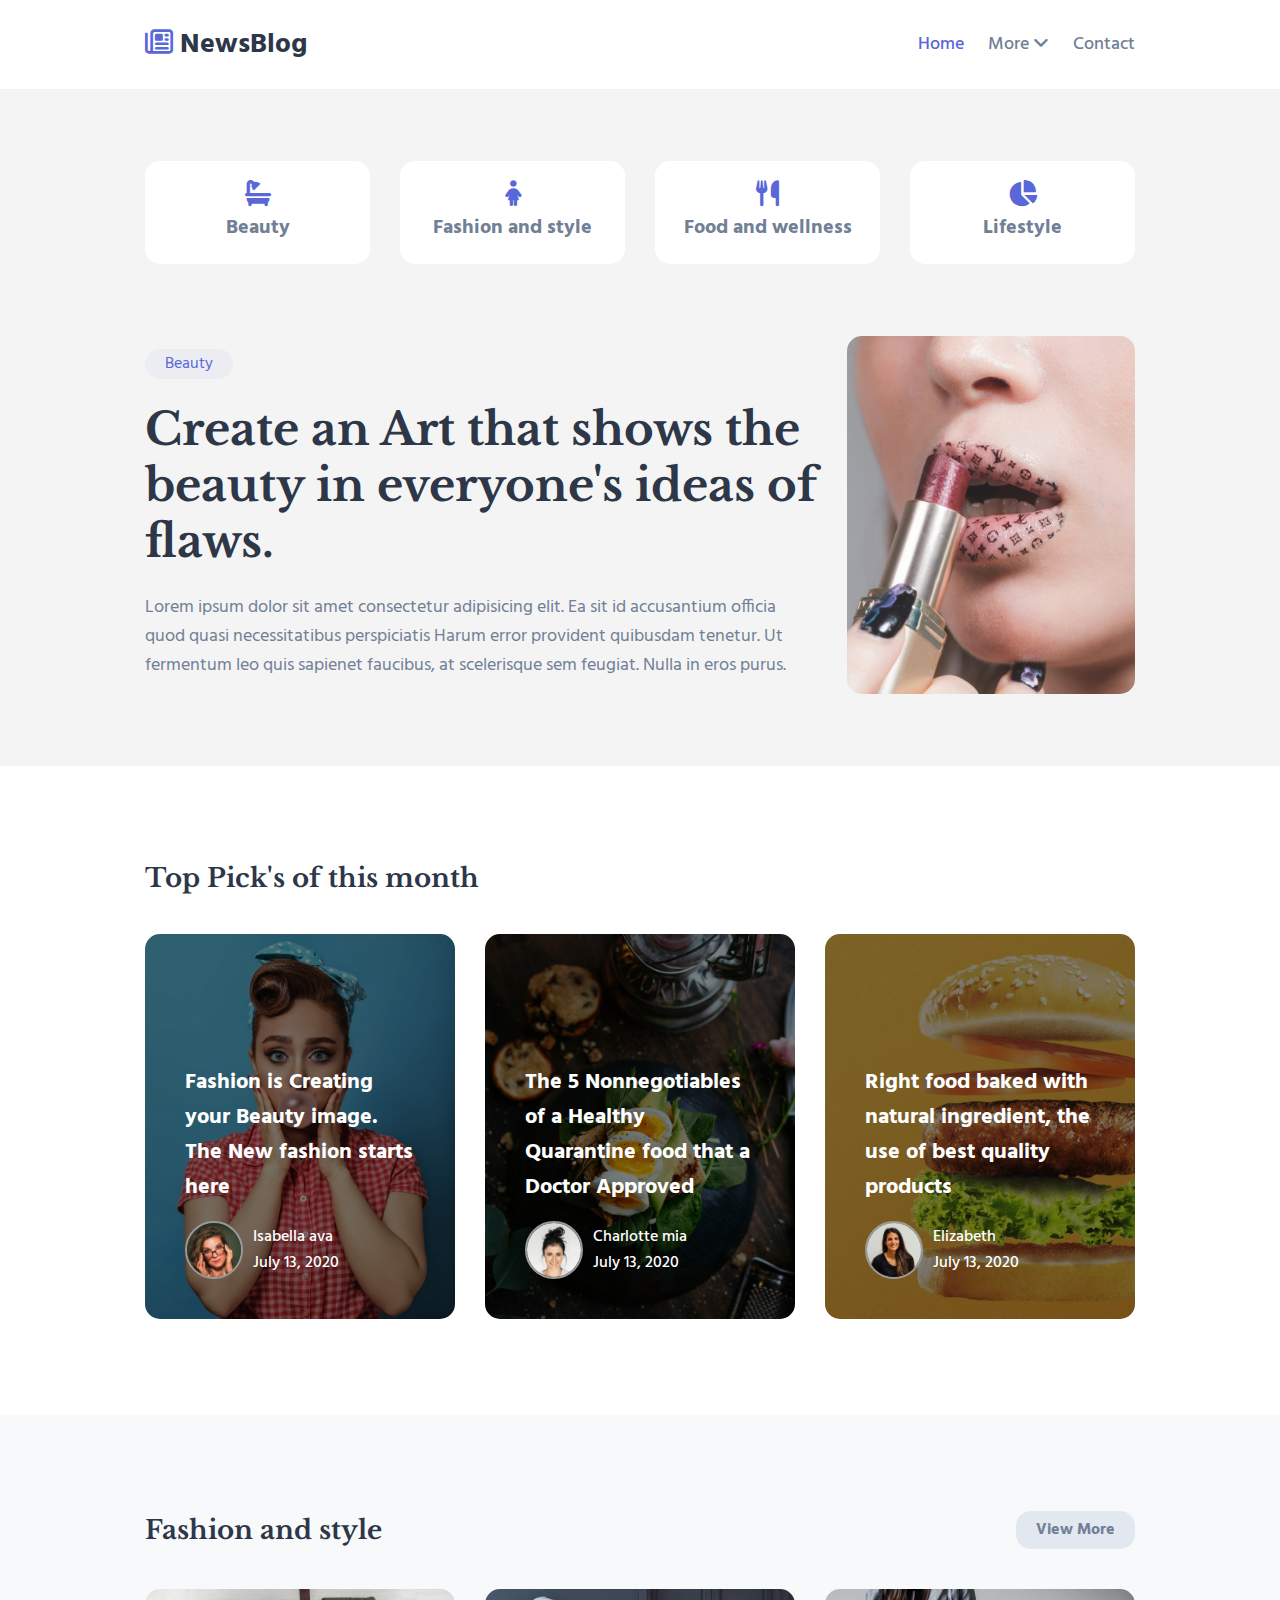
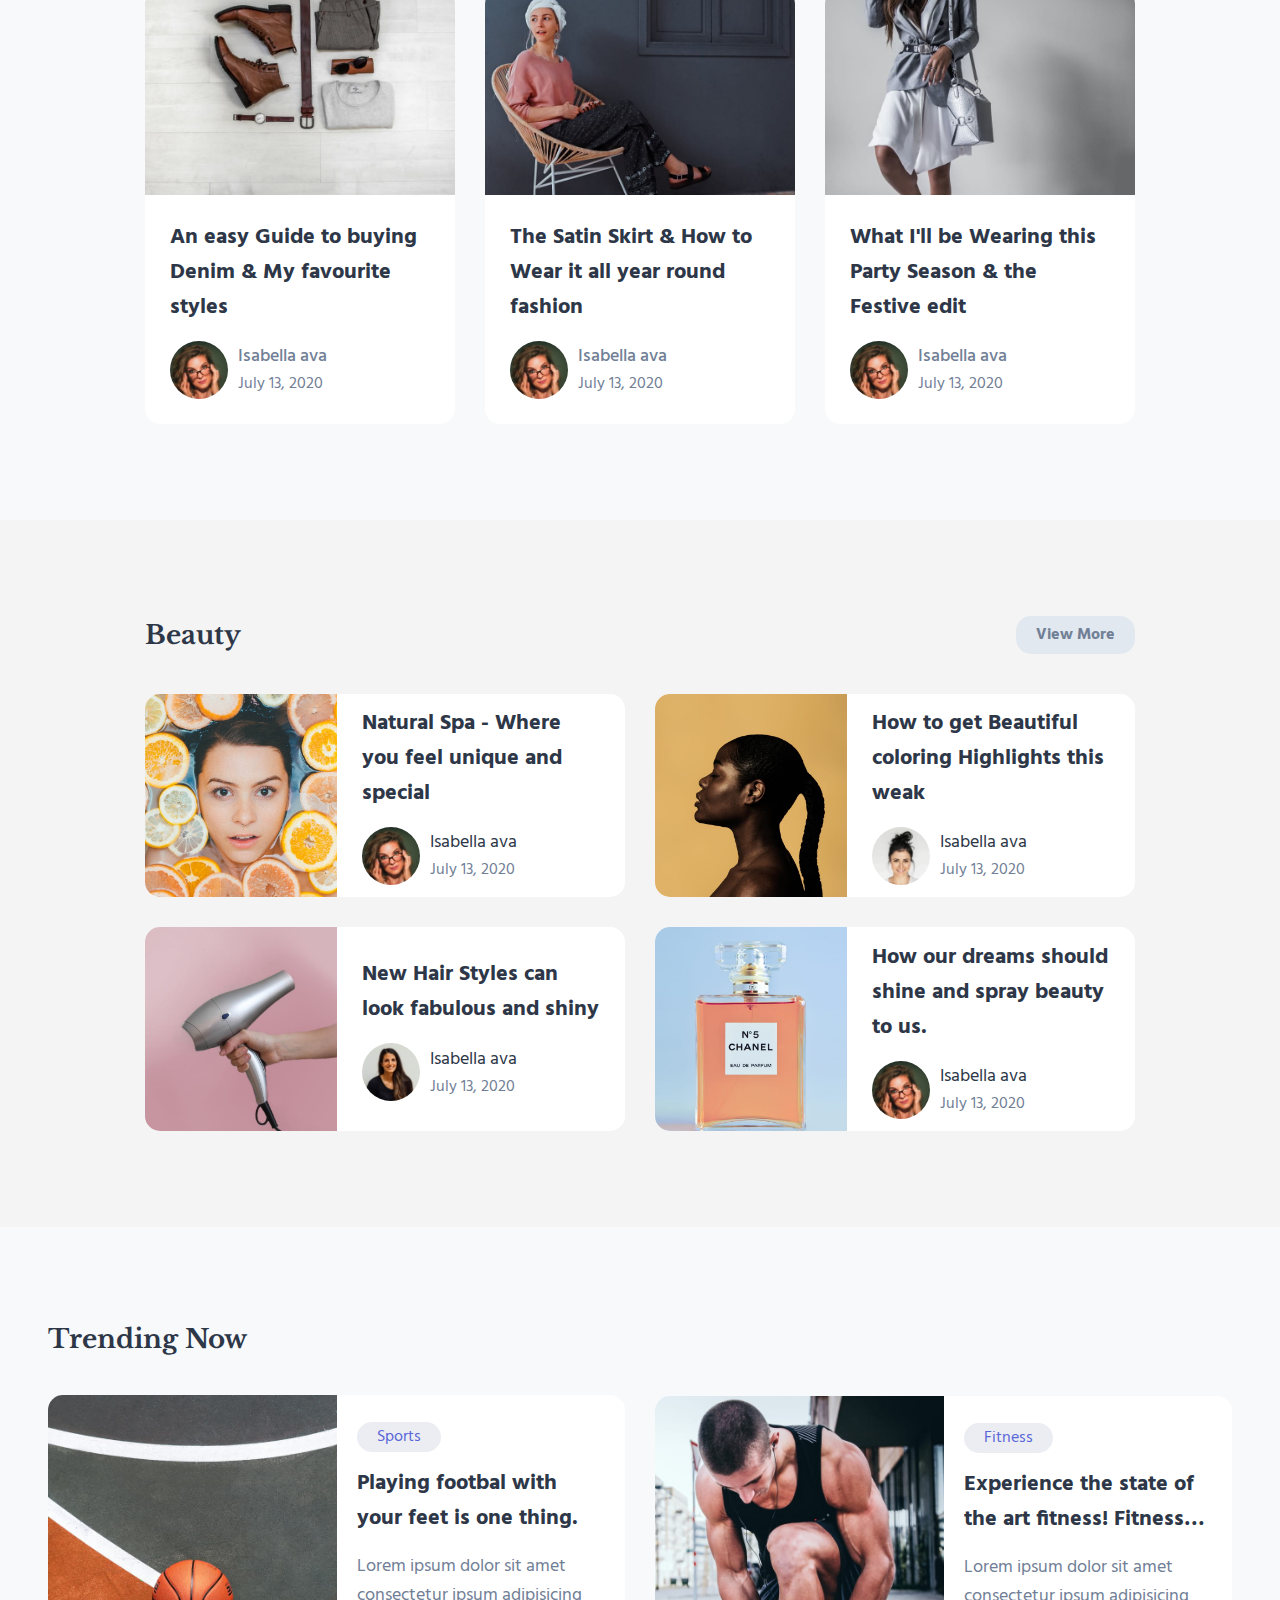
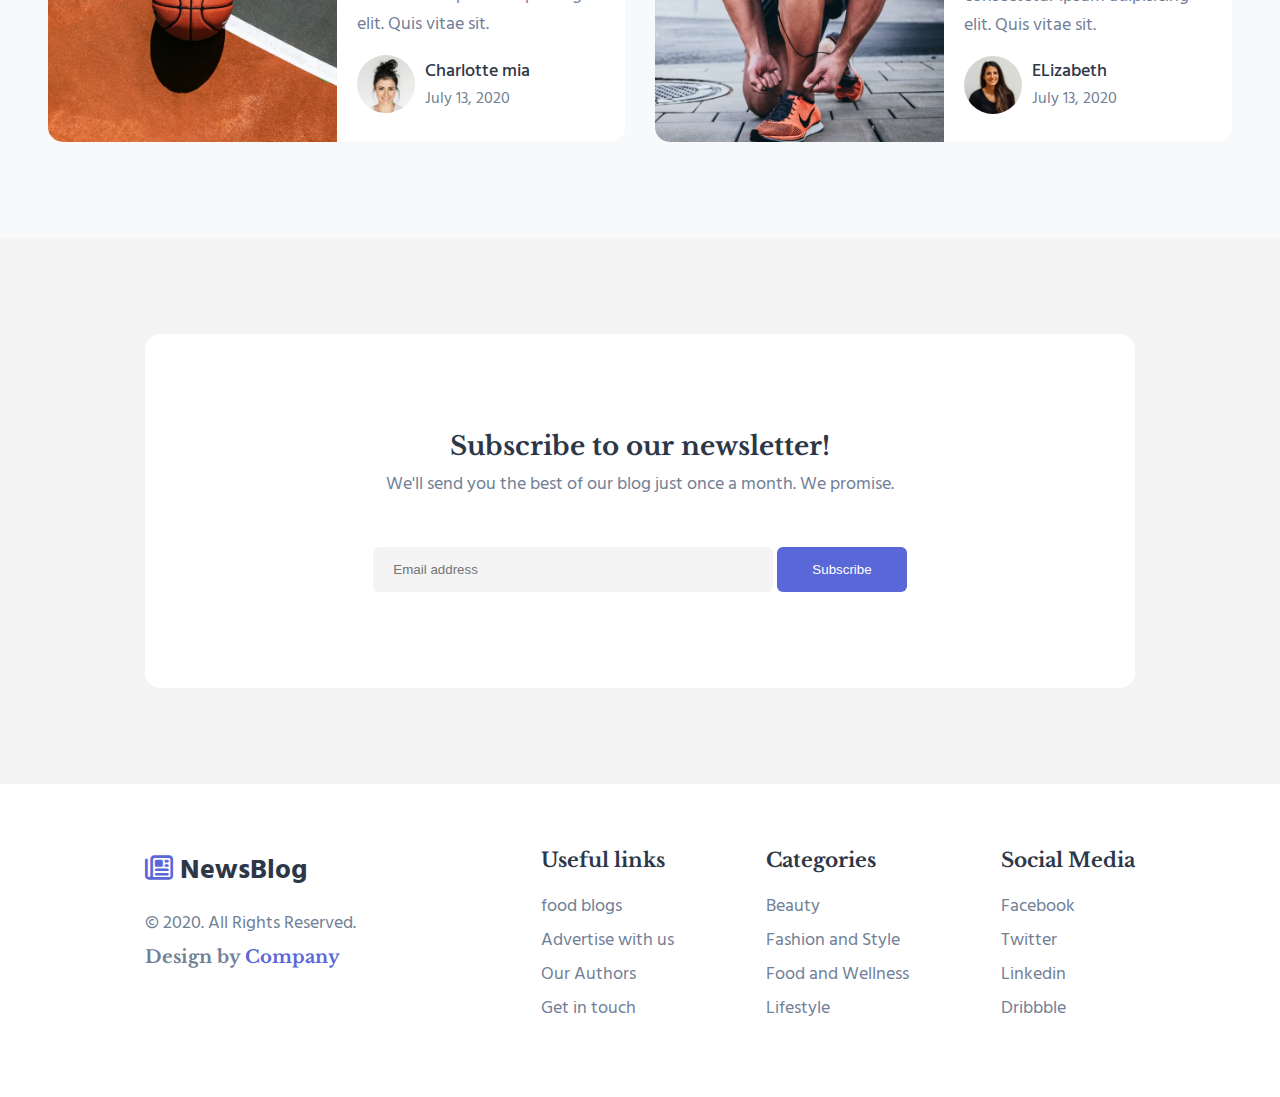
<file: index.html>
<!DOCTYPE html>
<html lang="en">

<head>
    <meta charset="UTF-8" />
    <meta name="viewport" content="width=device-width, initial-scale=1.0" />
    <title>Document</title>

    <link rel="stylesheet" href="https://cdnjs.cloudflare.com/ajax/libs/font-awesome/6.5.2/css/all.min.css" />
    <link rel="preconnect" href="https://fonts.googleapis.com" />
    <link rel="preconnect" href="https://fonts.gstatic.com" crossorigin />
    <link
      href="https://fonts.googleapis.com/css2?family=Hind:wght@300;400;500;600&family=Libre+Baskerville:wght@400;700&display=swap"
      rel="stylesheet"
    />
    <link rel="stylesheet" href="./css/all.min.css">
</head>

<body>
    <!-- Phần Header -->
    <header>
        <div class="container">
            <nav class="navigation-bar">
                <a href="#" class="main-logo">
                    <i class="fa-regular fa-newspaper logo-icon"></i>
                    NewsBlog
                </a>
                <ul class="main-menu">
                    <li class="menu-item active">
                        <a href="#" class="menu-link">Home</a>
                    </li>
                    <li class="menu-item">
                        <a href="#" class="menu-link">
                            More
                            <i class="fa-solid fa-angle-down"></i>
                        </a>
                    </li>
                    <li class="menu-item">
                        <a href="#" class="menu-link">Contact</a>
                    </li>
                </ul>
            </nav>
        </div>
    </header>
    <section id="featured-categories">
        <div class="container">
            <div class="featured-categories-wrapper">
                <div class="featured-category-item">
                    <a href="#" class="featured-category-content">
                        <i class="fa-solid fa-bath featured-category-icon"></i>
                        <h4 class="featured-category-name">Beauty</h4>
                    </a>
                </div>
                <div class="featured-category-item">
                    <a href="#" class="featured-category-content">
                        <i class="fa-solid fa-child-dress featured-category-icon"></i>
                        <h4 class="featured-category-name">Fashion and style</h4>
                    </a>
                </div>
                <div class="featured-category-item">
                    <a href="#" class="featured-category-content">
                        <i class="fa-solid fa-cutlery featured-category-icon"></i>
                        <h4 class="featured-category-name">Food and wellness</h4>
                    </a>
                </div>
                <div class="featured-category-item">
                    <a href="#" class="featured-category-content">
                        <i class="fa-solid fa-pie-chart featured-category-icon"></i>
                        <h4 class="featured-category-name">Lifestyle</h4>
                    </a>
                </div>
            </div>
        </div>
    </section>
    <!-- Phần Bài viết tiêu điểm -->
    <section id="hero-article">
        <div class="container">
            <div class="hero-article-wrapper">
                <div class="hero-article-info">
                    <div class="hero-article-info-content">
                        <a href="#" class="category-label">Beauty</a>
                        <h1 class="hero-article-title">Create an Art that shows the beauty in everyone's ideas of flaws.
                        </h1>
                        <p class="hero-article-description">
                            Lorem ipsum dolor sit amet consectetur adipisicing elit. Ea sit id accusantium officia quod
                            quasi
                            necessitatibus perspiciatis Harum error provident quibusdam tenetur. Ut fermentum leo quis
                            sapienet
                            faucibus, at scelerisque sem feugiat. Nulla in eros purus.
                        </p>
                    </div>
                </div>
                <div class="hero-article-image">
                    <img src="./images/beauty.jpg" class="hero-article-thumb" alt="hero article thumb" />
                </div>
            </div>
        </div>
    </section>
    <!-- Phần bài viết nổi bật trong tháng -->
    <section id="top-pick-article">
        <div class="container">
            <h2 class="top-pick-article-heading">Top Pick's of this month</h2>
            <div class="top-pick-article-wrapper">
                <article class="top-pick-article-item">
                    <div class="top-pick-article-content">
                        <img src="images/pic1.jpg" alt="article thumb" class="top-pick-article-thumb" />
                        <div class="top-pick-article-info">
                            <h3 class="top-pick-article-title">
                                <a href="#" class="top-pick-article-link">Fashion is Creating your Beauty image. The New
                                    fashion starts here
                                </a>
                            </h3>
                            <div class="top-pick-article-meta">
                                <img src="./images/a1.jpg" alt="" class="top-pick-article-author-avatar" />
                                <div>
                                    <p class="top-pick-article-author-name">Isabella ava</p>
                                    <span class="top-pick-article-date">July 13, 2020</span>
                                </div>
                            </div>
                        </div>
                    </div>
                </article>
                <article class="top-pick-article-item">
                    <div class="top-pick-article-content">
                        <img src="images/pic2.jpg" alt="article thumb" class="top-pick-article-thumb" />
                        <div class="top-pick-article-info">
                            <h3 class="top-pick-article-title">
                                <a href="#" class="top-pick-article-link">
                                    The 5 Nonnegotiables of a Healthy Quarantine food that a Doctor Approved
                                </a>
                            </h3>
                            <div class="top-pick-article-meta">
                                <img src="./images/a2.jpg" alt="" class="top-pick-article-author-avatar" />
                                <div>
                                    <p class="top-pick-article-author-name">Charlotte mia</p>
                                    <span class="top-pick-article-date">July 13, 2020</span>
                                </div>
                            </div>
                        </div>
                    </div>
                </article>
                <article class="top-pick-article-item">
                    <div class="top-pick-article-content">
                        <img src="images/pic3.jpg" alt="article thumb" class="top-pick-article-thumb" />
                        <div class="top-pick-article-info">
                            <h3 class="top-pick-article-title">
                                <a href="#" class="top-pick-article-link">
                                    Right food baked with natural ingredient, the use of best quality products
                                </a>
                            </h3>
                            <div class="top-pick-article-meta">
                                <img src="./images/a3.jpg" alt="" class="top-pick-article-author-avatar" />
                                <div>
                                    <p class="top-pick-article-author-name">Elizabeth</p>
                                    <span class="top-pick-article-date">July 13, 2020</span>
                                </div>
                            </div>
                        </div>
                    </div>
                </article>
            </div>
        </div>
    </section>

    <!-- Phần bài viết thuộc danh mục Fashion and style -->
    <section id="fashion-style-article">
        <div class="container">
            <h2 class="fashion-style-article-heading">
                <span>Fashion and style</span>
                <a href="#" class="btn-view-more">View More</a>
            </h2>
            <div class="fashion-style-article-wrapper">
                <article class="fashion-style-article-item">
                    <div class="fashion-style-article-content">
                        <img src="images/fashion1.jpg" alt="article thumb" class="fashion-style-article-thumb" />
                        <div class="fashion-style-article-info">
                            <h3 class="fashion-style-article-title">
                                <a href="#" class="fashion-style-article-link">
                                    An easy Guide to buying Denim & My favourite styles
                                </a>
                            </h3>
                            <div class="fashion-style-article-meta">
                                <img src="./images/a1.jpg" alt="" class="fashion-style-article-author-avatar" />
                                <div>
                                    <p class="fashion-style-article-author-name">Isabella ava</p>
                                    <span class="fashion-style-article-date">July 13, 2020</span>
                                </div>
                            </div>
                        </div>
                    </div>
                </article>
                <article class="fashion-style-article-item">
                    <div class="fashion-style-article-content">
                        <img src="images/fashion2.jpg" alt="article thumb" class="fashion-style-article-thumb" />
                        <div class="fashion-style-article-info">
                            <h3 class="fashion-style-article-title">
                                <a href="#" class="fashion-style-article-link">
                                    The Satin Skirt & How to Wear it all year round fashion
                                </a>
                            </h3>
                            <div class="fashion-style-article-meta">
                                <img src="./images/a1.jpg" alt="" class="fashion-style-article-author-avatar" />
                                <div>
                                    <p class="fashion-style-article-author-name">Isabella ava</p>
                                    <span class="fashion-style-article-date">July 13, 2020</span>
                                </div>
                            </div>
                        </div>
                    </div>
                </article>
                <article class="fashion-style-article-item">
                    <div class="fashion-style-article-content">
                        <img src="images/fashion3.jpg" alt="article thumb" class="fashion-style-article-thumb" />
                        <div class="fashion-style-article-info">
                            <h3 class="fashion-style-article-title">
                                <a href="#" class="fashion-style-article-link">
                                    What I'll be Wearing this Party Season & the Festive edit
                                </a>
                            </h3>
                            <div class="fashion-style-article-meta">
                                <img src="./images/a1.jpg" alt="" class="fashion-style-article-author-avatar" />
                                <div>
                                    <p class="fashion-style-article-author-name">Isabella ava</p>
                                    <span class="fashion-style-article-date">July 13, 2020</span>
                                </div>
                            </div>
                        </div>
                    </div>
                </article>
            </div>
        </div>
    </section>

    <section id="beauty-article">
        <div class="container">
            <h2 class="beauty-article-heading">
                <span>Beauty</span>
                <a href="#" class="btn-view-more">View More</a>
            </h2>
            <div class="beauty-article-wrapper">
                <article class="beauty-article-item">
                    <div class="beauty-article-content">
                        <img src="images/beauty1.jpg" alt="article thumb" class="beauty-article-thumb" />
                        <div class="beauty-article-info">
                            <h3 class="beauty-article-title">
                                <a href="#" class="beauty-article-link">
                                    Natural Spa - Where you feel unique and special
                                </a>
                            </h3>
                            <div class="beauty-article-meta">
                                <img src="./images/a1.jpg" alt="" class="beauty-article-author-avatar" />
                                <div>
                                    <p class="beauty-article-author-name">Isabella ava</p>
                                    <span class="beauty-article-date">July 13, 2020</span>
                                </div>
                            </div>
                        </div>
                    </div>
                </article>
                <article class="beauty-article-item">
                    <div class="beauty-article-content">
                        <img src="images/beauty2.jpg" alt="article thumb" class="beauty-article-thumb" />
                        <div class="beauty-article-info">
                            <h3 class="beauty-article-title">
                                <a href="#" class="beauty-article-link">
                                    How to get Beautiful coloring Highlights this weak
                                </a>
                            </h3>
                            <div class="beauty-article-meta">
                                <img src="./images/a2.jpg" alt="" class="beauty-article-author-avatar" />
                                <div>
                                    <p class="beauty-article-author-name">Isabella ava</p>
                                    <span class="beauty-article-date">July 13, 2020</span>
                                </div>
                            </div>
                        </div>
                    </div>
                </article>
                <article class="beauty-article-item">
                    <div class="beauty-article-content">
                        <img src="images/beauty3.jpg" alt="article thumb" class="beauty-article-thumb" />
                        <div class="beauty-article-info">
                            <h3 class="beauty-article-title">
                                <a href="#" class="beauty-article-link">
                                    New Hair Styles can look fabulous and shiny
                                </a>
                            </h3>
                            <div class="beauty-article-meta">
                                <img src="./images/a3.jpg" alt="" class="beauty-article-author-avatar" />
                                <div>
                                    <p class="beauty-article-author-name">Isabella ava</p>
                                    <span class="beauty-article-date">July 13, 2020</span>
                                </div>
                            </div>
                        </div>
                    </div>
                </article>
                <article class="beauty-article-item">
                    <div class="beauty-article-content">
                        <img src="images/beauty4.jpg" alt="article thumb" class="beauty-article-thumb" />
                        <div class="beauty-article-info">
                            <h3 class="beauty-article-title">
                                <a href="#" class="beauty-article-link">
                                    How our dreams should shine and spray beauty to us.
                                </a>
                            </h3>
                            <div class="beauty-article-meta">
                                <img src="./images/a1.jpg" alt="" class="beauty-article-author-avatar" />
                                <div>
                                    <p class="beauty-article-author-name">Isabella ava</p>
                                    <span class="beauty-article-date">July 13, 2020</span>
                                </div>
                            </div>
                        </div>
                    </div>
                </article>
            </div>
        </div>
    </section>

    <!-- Phần bài viết Trending (Xu hướng) -->
    <section id="trending-article">
        <div class="container-fluid">
            <h2 class="trending-article-heading">Trending Now</h2>
            <div class="trending-article-wrapper">
                <article class="trending-article-item">
                    <div class="trending-article-content">
                        <img src="images/trending1.jpg" alt="article thumb" class="trending-article-thumb" />
                        <div class="trending-article-info">
                            <a href="#" class="category-label">Sports</a>
                            <h3 class="trending-article-title">
                                <a href="#" class="trending-article-link">Playing footbal with your feet is one
                                    thing.</a>
                            </h3>
                            <p class="trending-article-description">
                                Lorem ipsum dolor sit amet consectetur ipsum adipisicing elit. Quis vitae sit.
                            </p>
                            <div class="trending-article-meta">
                                <img src="./images/a2.jpg" alt="" class="trending-article-author-avatar" />
                                <div>
                                    <p class="trending-article-author-name">Charlotte mia</p>
                                    <span class="trending-article-date">July 13, 2020</span>
                                </div>
                            </div>
                        </div>
                    </div>
                </article>
                <article class="trending-article-item">
                    <div class="trending-article-content">
                        <img src="images/trending2.jpg" alt="article thumb" class="trending-article-thumb" />
                        <div class="trending-article-info">
                            <a href="#" class="category-label">Fitness</a>
                            <h3 class="trending-article-title">
                                <a href="#" class="trending-article-link">
                                    Experience the state of the art fitness! Fitness on Track
                                </a>
                            </h3>
                            <p class="trending-article-description">
                                Lorem ipsum dolor sit amet consectetur ipsum adipisicing elit. Quis vitae sit.
                            </p>
                            <div class="trending-article-meta">
                                <img src="./images/a3.jpg" alt="" class="trending-article-author-avatar" />
                                <div>
                                    <p class="trending-article-author-name">ELizabeth</p>
                                    <span class="trending-article-date">July 13, 2020</span>
                                </div>
                            </div>
                        </div>
                    </div>
                </article>
            </div>
        </div>
    </section>
    <!-- Form Subscribe -->
    <section id="subscribe">
        <div class="container">
            <div class="subscribe-wrapper">
                <div class="subscribe-content">
                    <h2 class="subscribe-heading">Subscribe to our newsletter!</h2>
                    <p class="subscribe-description">We'll send you the best of our blog just once a month. We promise.
                    </p>
                    <form action="" class="subscribe-form">
                        <input type="email" class="subscribe-input-email" placeholder="Email address" />
                        <button type="submit" class="btn-subscribe">Subscribe</button>
                    </form>
                </div>
            </div>
        </div>
    </section>
    <footer>
        <div class="container">
            <div class="footer-wrapper">
                <div class="footer-left">
                    <a href="#" class="main-logo">
                        <i class="fa-regular fa-newspaper logo-icon"></i>
                        NewsBlog
                    </a>
                    <p class="all-rights-reserved">© 2020. All Rights Reserved.</p>
                    <h3 class="design-by">
                        Design by
                        <span class="design-by-company">Company</span>
                    </h3>
                </div>
                <div class="footer-right">
                    <div class="footer-right-content">
                        <div class="footer-list-wrapper">
                            <h6 class="footer-title">Useful links</h6>
                            <ul class="footer-list">
                                <li class="footer-list-item">
                                    <a href="#" class="footer-link">food blogs</a>
                                </li>
                                <li class="footer-list-item">
                                    <a href="#" class="footer-link">Advertise with us</a>
                                </li>
                                <li class="footer-list-item">
                                    <a href="#" class="footer-link">Our Authors</a>
                                </li>
                                <li class="footer-list-item">
                                    <a href="#" class="footer-link">Get in touch</a>
                                </li>
                            </ul>
                        </div>
                        <div class="footer-list-wrapper">
                            <h6 class="footer-title">Categories</h6>
                            <ul class="footer-list">
                                <li class="footer-list-item">
                                    <a href="#" class="footer-link">Beauty</a>
                                </li>
                                <li class="footer-list-item">
                                    <a href="#" class="footer-link">Fashion and Style</a>
                                </li>
                                <li class="footer-list-item">
                                    <a href="#" class="footer-link">Food and Wellness</a>
                                </li>
                                <li class="footer-list-item">
                                    <a href="#" class="footer-link">Lifestyle</a>
                                </li>
                            </ul>
                        </div>
                        <div class="footer-list-wrapper">
                            <h6 class="footer-title">Social Media</h6>
                            <ul class="footer-list">
                                <li class="footer-list-item">
                                    <a href="#" class="footer-link">Facebook</a>
                                </li>
                                <li class="footer-list-item">
                                    <a href="#" class="footer-link">Twitter</a>
                                </li>
                                <li class="footer-list-item">
                                    <a href="#" class="footer-link">Linkedin</a>
                                </li>
                                <li class="footer-list-item">
                                    <a href="#" class="footer-link">Dribbble</a>
                                </li>
                            </ul>
                        </div>
                    </div>
                </div>
            </div>
        </div>
    </footer>
</body>

</html>
</file>
<file: css/all.min.css>
/***************************
File generated by shrinker.ch
DateTime: 2024-06-03, 14:13:20
File list:
* reset.css
* variable.css
* header.css
* featured-categories.css
* hero-article.css
* top-pick-article.css
* fashion-style-article.css
* beauty-article.css
* trending-article.css
* subscribe.css
* footer-wrapper.css
* media-768.css
* media-576.css
*****************************/
*,
*::before,
*::after {
    margin: 0;
    padding: 0;
    box-sizing: border-box
}

body {
    background-color: #f4f4f4;
    font-family: var(--primary-font);
    color: var(--font-color)
}

a {
    text-decoration: none;
    color: inherit
}

ul {
    list-style-type: none
}

img {
    max-width: 100%;
    display: block
}

:root {
    --primary-color: #5a67d8;
    --secondary-color: #463373;
    --font-color: #718096;
    --bg-color: #fff;
    --heading-color: #2d3748;
    --border-radius: 6px;
    --border-radius-full: 15px;
    --border-color: transparent;
    --nav-color: #292922;
    --dropdown-color: #fff;
    --iframe-filter: grayscale(0%);
    --bg-grey: #f4f4f4;
    --bg-lightgrey: #f8f9fa;
    --btn-bg: #e2e8f0;
    --primary-font: 'Hind', sans-serif;
    --heading-font: 'Libre Baskerville', serif;
    --padding-container: 145px;
    --margin-category-item: 15px
}

header {
    padding: 22px 0;
    background-color: var(--bg-color)
}

div.container {
    padding: 0 var(--padding-container)
}

div.container nav {
    display: flex;
    justify-content: space-between;
    align-items: center
}

div nav a.main-logo {
    font-size: 28px;
    font-weight: bold;
    color: var(--heading-color)
}

div nav a.main-logo i.logo-icon {
    color: var(--primary-color)
}

div.container nav.navigation-bar ul {
    display: flex;
    font-size: 18px
}

div.container nav.navigation-bar ul li.active {
    color: var(--primary-color)
}

div.container nav.navigation-bar ul li {
    margin-right: 24px
}

div.container nav.navigation-bar ul li:last-child {
    margin-right: 0
}

a.menu-link {
    font-size: 18px;
    font-weight: 500
}

section#featured-categories {
    background-color: var(--bg-grey);
}

div.featured-categories-wrapper {
    display: flex;
    flex-wrap: wrap;
    margin: 72px 0px;
}

div.featured-category-item {
    margin: 0px var(--margin-category-item);
    width: calc((100% - (6*var(--margin-category-item)))/4);
}

div.featured-category-item:first-child {
    margin-left: 0px;
}

div.featured-category-item:last-child {
    margin-right: 0px;
}

div.featured-category-item a {
    display: block;
    width: 100%;
    border-radius: var(--border-radius-full);
    background-color: var(--bg-color);
    text-align: center;
    padding: 20px 0px;
}

div.featured-category-item a i.fa-solid {
    color: var(--primary-color);
}

div.featured-category-item a.featured-category-content i.fa-solid {
    font-size: 26px;

}

div.featured-category-item a.featured-category-content h4.featured-category-name {
    font-size: 20px;
}

div.hero-article-wrapper {
    margin-bottom: 72px
}

a.category-label {
    border-radius: var(--border-radius-full);
    color: var(--primary-color);
    background-color: #ecedf3;
    padding: 2px 20px;
    margin-top: 48px;
    font-size: 16px;
    font-weight: 600px
}

div.hero-article-wrapper {
    display: flex;
    align-items: center
}

div.hero-article-info {
    width: 70%;
    margin-right: 15px
}

div.hero-article-info-content h1.hero-article-title {
    margin: 24px 0;
    font-size: 45px;
    font-weight: 700px;
    font-family: var(--heading-font);
    color: var(--heading-color)
}

div.hero-article-info-content p.hero-article-description {
    font-size: 18px;
    color: var(--font-color)
}

div.hero-article-image {
    width: 30%;
    margin-left: 15px
}

img.hero-article-thumb {
    border-radius: var(--border-radius-full)
}

section#top-pick-article {
    padding: 96px 0;
    background-color: var(--bg-color)
}

h2.top-pick-article-heading {
    margin-bottom: 40px;
    color: var(--heading-color);
    font-size: 26px;
    font-weight: 700;
    font-family: var(--heading-font)
}

div.top-pick-article-wrapper {
    font-size: 0
}

article.top-pick-article-item {
    display: inline-block;
    position: relative;
    width: calc((100% - 60px)/3);
    margin: 0 15px
}

article.top-pick-article-item:first-child {
    margin-left: 0
}

article.top-pick-article-item:last-child {
    margin-right: 0
}

div.top-pick-article-content img.top-pick-article-thumb {
    border-radius: var(--border-radius-full);
    z-index: 1;
    filter: brightness(50%)
}

div.top-pick-article-info {
    position: absolute;
    z-index: 10;
    margin: 0 40px;
    bottom: 40px
}

h3.top-pick-article-title {
    margin-bottom: 16px
}

a.top-pick-article-link {
    font-size: 22px;
    font-weight: 700;
    color: #fff
}

div.top-pick-article-meta img.top-pick-article-author-avatar {
    display: inline-block;
    width: 58px;
    height: 58px;
    border: 2px solid #999;
    border-radius: 50%;
    margin-right: 10px
}

div.top-pick-article-meta {
    display: flex;
    align-items: center
}

div.top-pick-article-meta div {
    display: inline-block;
    font-size: 16px;
    font-weight: 500;
    color: #fff
}

section#fashion-style-article {
    background-color: var(--bg-lightgrey);
    padding: 96px 0 96px 0
}

h2.fashion-style-article-heading {
    display: flex;
    justify-content: space-between;
    align-items: center;
    margin-bottom: 40px
}

h2.fashion-style-article-heading span {
    font-family: var(--heading-font);
    font-size: 26px;
    font-weight: 700;
    color: var(--heading-color)
}

a.btn-view-more {
    font-size: 16px;
    background-color: var(--btn-bg);
    border-radius: var(--border-radius-full);
    padding: 6px 20px
}

div.fashion-style-article-wrapper {
    font-size: 0
}

article.fashion-style-article-item {
    display: inline-block;
    width: calc((100% - 60px)/3);
    background-color: var(--dropdown-color);
    border-radius: var(--border-radius-full);
    margin: 0 var(--margin-category-item)
}

article.fashion-style-article-item:first-child {
    margin-left: 0
}

article.fashion-style-article-item:last-child {
    margin-right: 0
}

img.fashion-style-article-thumb {
    border-radius: var(--border-radius-full) var(--border-radius-full) 0 0
}

h3.fashion-style-article-title {
    margin: 25px 25px 16px 25px
}

a.fashion-style-article-link {
    font-family: var(--primary-font);
    font-size: 22px;
    font-weight: 700;
    color: var(--heading-color)
}

img.fashion-style-article-author-avatar {
    width: 58px;
    height: 58px;
    border-radius: 50%
}

div.fashion-style-article-meta {
    margin: 0 25px 25px;
    display: flex;
    align-items: center
}

div.fashion-style-article-meta img {
    margin-right: 10px
}

div p.fashion-style-article-author-name {
    font-size: 18px;
    font-weight: 500
}

div span.fashion-style-article-date {
    font-size: 16px;
    font-weight: 400
}

section#beauty-article {
    background-color: var(--bg-grey);
    padding: 96px 0 96px 0
}

h2.beauty-article-heading {
    display: flex;
    justify-content: space-between;
    align-items: center
}

h2.beauty-article-heading {
    display: flex;
    justify-content: space-between;
    margin-bottom: 40px
}

h2.beauty-article-heading span {
    font-family: var(--heading-font);
    font-size: 26px;
    font-weight: 700;
    color: var(--heading-color)
}

a.btn-view-more {
    background-color: var(--btn-bg);
    border-radius: var(--border-radius-full);
    padding: 6px 20px
}

div.beauty-article-wrapper {
    font-size: 0
}

article.beauty-article-item {
    display: inline-block;
    width: calc((100% - 30px)/2);
    background-color: var(--dropdown-color);
    border-radius: var(--border-radius-full);
    margin: 0 var(--margin-category-item)
}

article.beauty-article-item:nth-child(1) {
    margin-left: 0;
    margin-bottom: 30px
}

article.beauty-article-item:nth-child(2) {
    margin-bottom: 30px;
    margin-right: 0
}

article.beauty-article-item:nth-child(3) {
    margin-left: 0
}

article.beauty-article-item:nth-child(4) {
    margin-right: 0
}

div.beauty-article-content {
    display: flex;
    align-items: center
}

img.beauty-article-thumb {
    width: 40%;
    border-radius: var(--border-radius-full) 0 0 var(--border-radius-full)
}

div.beauty-article-info {
    width: 60%;
    padding: 0 25px
}

img.beauty-article-author-avatar {
    width: 58px;
    height: 58px;
    border-radius: 50%
}

div.beauty-article-meta {
    display: flex;
    align-items: center
}

a.beauty-article-link {
    font-family: var(--primary-font);
    font-size: 22px;
    font-weight: 700;
    color: var(--heading-color)
}

img.beauty-article-author-avatar {
    margin-right: 10px
}

p.beauty-article-author-name {
    color: var(--heading-color);
    font-size: 18px;
    font-weight: 500px
}

span.beauty-article-date {
    color: var(--font-color);
    font-size: 16px;
    font-weight: 400px
}

h3.beauty-article-title {
    margin-bottom: 16px
}

section#trending-article {
    background-color: var(--bg-lightgrey)
}

div.container-fluid {
    padding: 96px 48px
}

h2.trending-article-heading {
    font-family: var(--heading-font);
    font-size: 26px;
    font-weight: 700px;
    color: var(--heading-color);
    margin-bottom: 40px
}

div.trending-article-wrapper {
    font-size: 0
}

article.trending-article-item {
    display: inline-block;
    width: calc((100% - 30px)/2);
    margin-right: 30px
}

article.trending-article-item:nth-child(even) {
    margin-right: 0
}

div.trending-article-content {
    display: flex;
    align-items: center;
    background-color: var(--dropdown-color);
    border-radius: var(--border-radius-full)
}

img.trending-article-thumb {
    width: 50%;
    border-radius: var(--border-radius-full) 0 0 var(--border-radius-full)
}

div.trending-article-inf {
    width: 50%
}

div.trending-article-info {
    padding: 0 20px
}

h3.trending-article-title {
    font-family: var(--primary-font);
    font-size: 22px;
    font-weight: 700;
    color: var(--heading-color);
    margin: 16px 0;
    overflow: hidden;
    display: -webkit-box;
    -webkit-line-clamp: 2;
    line-clamp: 2;
    -webkit-box-orient: vertical
}

p.trending-article-description {
    font-family: var(--primary-font);
    font-size: 18px;
    font-weight: 400;
    color: var(--font-color);
    margin-bottom: 16px
}

div.trending-article-meta {
    display: flex;
    align-items: center
}

img.trending-article-author-avatar {
    width: 58px;
    height: 58px;
    border-radius: 50%;
    margin-right: 10px
}

p.trending-article-author-name {
    font-family: var(--primary-font);
    font-size: 18px;
    font-weight: 500;
    color: var(--heading-color)
}

span.trending-article-date {
    font-family: var(--primary-font);
    font-size: 16px;
    font-weight: 400;
    color: var(--font-color)
}

section#subscribe {
    padding: 96px 0
}

div.subscribe-wrapper {
    padding: 96px 0;
    text-align: center;
    border-radius: var(--border-radius-full);
    background-color: var(--bg-color)
}

h2.subscribe-heading {
    font-family: var(--heading-font);
    font-size: 26px;
    font-weight: 700;
    color: var(--heading-color)
}

p.subscribe-description {
    font-family: var(--primary-font);
    font-size: 18px;
    font-weight: 400;
    color: var(--font-color);
    margin: 8px 0 48px 0
}

input.subscribe-input-email {
    border: 0;
    padding: 15px 20px;
    background-color: var(--bg-grey);
    border-radius: var(--border-radius);
    width: 400px
}

button.btn-subscribe {
    background-color: var(--primary-color);
    color: var(--bg-color);
    border: 0;
    padding: 15px 35px;
    border-radius: var(--border-radius)
}

input.subscribe-input-email:hover {
    outline: 0
}

footer {
    background-color: var(--bg-color);
    padding: 64px 0 69px 0
}

div.footer-wrapper {
    display: flex;
    justify-content: space-between
}

div.footer-left {
    width: 40%
}

div.footer-left a.main-logo {
    font-family: var(--primary-font);
    font-size: 28px;
    font-weight: 600;
    font-weight: bold;
    color: var(--heading-color)
}

i.logo-icon {
    color: var(--primary-color)
}

p.all-rights-reserved {
    font-family: var(--primary-font);
    font-size: 18px;
    font-weight: 400;
    color: var(--font-color);
    margin: 16px 0 8px 0
}

h3.design-by {
    font-family: var(--heading-font);
    font-size: 18px;
    font-weight: 700
}

span.design-by-company {
    color: var(--primary-color)
}

div.footer-right {
    width: 60%
}

div.footer-right-content {
    display: flex;
    justify-content: space-between
}

h6.footer-title {
    font-family: var(--heading-font);
    font-size: 20px;
    font-weight: 700;
    color: var(--heading-color);
    margin-bottom: 20px
}

ul.footer-list {
    font-family: var(--primary-font);
    font-size: 18px;
    font-weight: 400;
    color: var(--font-color)
}

li.footer-list-item {
    margin-bottom: 5px
}

@media only screen and (max-width:768px) {
    :root {
        --padding-container: 129px
    }

    div.featured-category-item {
        width: calc((100% -(2*var(--margin-category-item)))/2)
    }

    div.featured-category-item:nth-child(2) {
        margin-right: 0;
        margin-bottom: 30px
    }

    div.featured-category-item:nth-child(3) {
        margin-left: 0
    }

    div.featured-category-item:nth-child(4) {
        margin-right: 0
    }

    article.top-pick-article-item:nth-child(1),
    article.top-pick-article-item:nth-child(2) {
        margin-bottom: 30px
    }

    div.hero-article-wrapper {
        display: block
    }

    div.hero-article-info {
        width: 100%;
        margin-right: 0
    }

    div.hero-article-image {
        width: 100%;
        padding: 0;
        margin: 24px 0 0 0
    }

    article.top-pick-article-item {
        width: calc((100% - 30px)/2)
    }

    article.top-pick-article-item:nth-child(2) {
        margin-right: 0
    }

    article.top-pick-article-item:nth-child(3) {
        margin-left: 0
    }

    div.top-pick-article-info {
        margin: 0 25px;
        bottom: 25px
    }

    a.top-pick-article-link {
        font-size: 20px
    }

    article.fashion-style-article-item {
        width: calc((100% - 30px)/2)
    }

    article.fashion-style-article-item:nth-child(2) {
        margin-right: 0
    }

    article.fashion-style-article-item:nth-child(3) {
        margin-left: 0
    }

    article.fashion-style-article-item:nth-child(1),
    article.fashion-style-article-item:nth-child(2) {
        margin-bottom: 30px
    }

    article.beauty-article-item {
        display: block;
        width: 100%;
        margin: 0 0 30px 00px
    }

    article.beauty-article-item:last-child {
        margin-bottom: 0
    }

    div.container-fluid {
        padding: 96px 15px
    }

    article.trending-article-item {
        width: 100%;
        margin: 0 0 30px 0
    }

    article.trending-article-item:last-child {
        margin-bottom: 0
    }

    div.trending-article-content {
        margin-right: 0
    }

    div.subscribe-wrapper {
        padding: 60px 30px
    }

    input.subscribe-input-email {
        width: 70%
    }

    div.footer-wrapper {
        display: block
    }

    div.footer-left {
        display: block;
        margin-bottom: 30px
    }

    div.footer-right {
        width: 100%
    }
}

@media only screen and (max-width:576px) {
    :root {
        --padding-container: 15px
    }

    div.container nav {
        display: block;
        text-align: center
    }

    div.container nav.navigation-bar ul {
        justify-content: center;
        margin-top: 15px
    }

    div.featured-category-item {
        width: calc((100% -(2*var(--margin-category-item)))/2);
        margin: 0;
        margin-right: calc(2*var(--margin-category-item));
        margin-bottom: calc(2*var(--margin-category-item))
    }

    div.featured-category-item:nth-child(even) {
        margin-right: 0
    }

    article.top-pick-article-item {
        width: 100%;
        margin: 0 15px
    }

    article.top-pick-article-item:not(:first-child):not(:last-child) {
        margin-left: 0
    }

    article.fashion-style-article-item {
        width: 100%
    }

    article.fashion-style-article-item:not(:first-child):not(:last-child) {
        margin-left: 0
    }

    div.beauty-article-content {
        display: block
    }

    img.beauty-article-thumb {
        width: 100%;
        border-radius: var(--border-radius-full) var(--border-radius-full) 0 0
    }

    div.beauty-article-info {
        width: 100%;
        padding: 25px 25px
    }

    div.trending-article-content {
        display: block
    }

    img.trending-article-thumb {
        width: 100%;
        border-radius: var(--border-radius-full) var(--border-radius-full) 0 0
    }

    div.trending-article-info {
        padding: 25px 20px
    }

    form.subscribe-form {
        display: flex;
        flex-direction: column
    }

    input.subscribe-input-email {
        width: 100%;
        margin-bottom: 5px
    }

    button.btn-subscribe {
        width: 100%
    }

    div.footer-right-content {
        flex-wrap: wrap
    }

    div.footer-list-wrapper {
        width: 50%
    }

    div.footer-list-wrapper:nth-child(1),
    div.footer-list-wrapper:nth-child(2) {
        margin-bottom: 35px
    }
}
</file>
